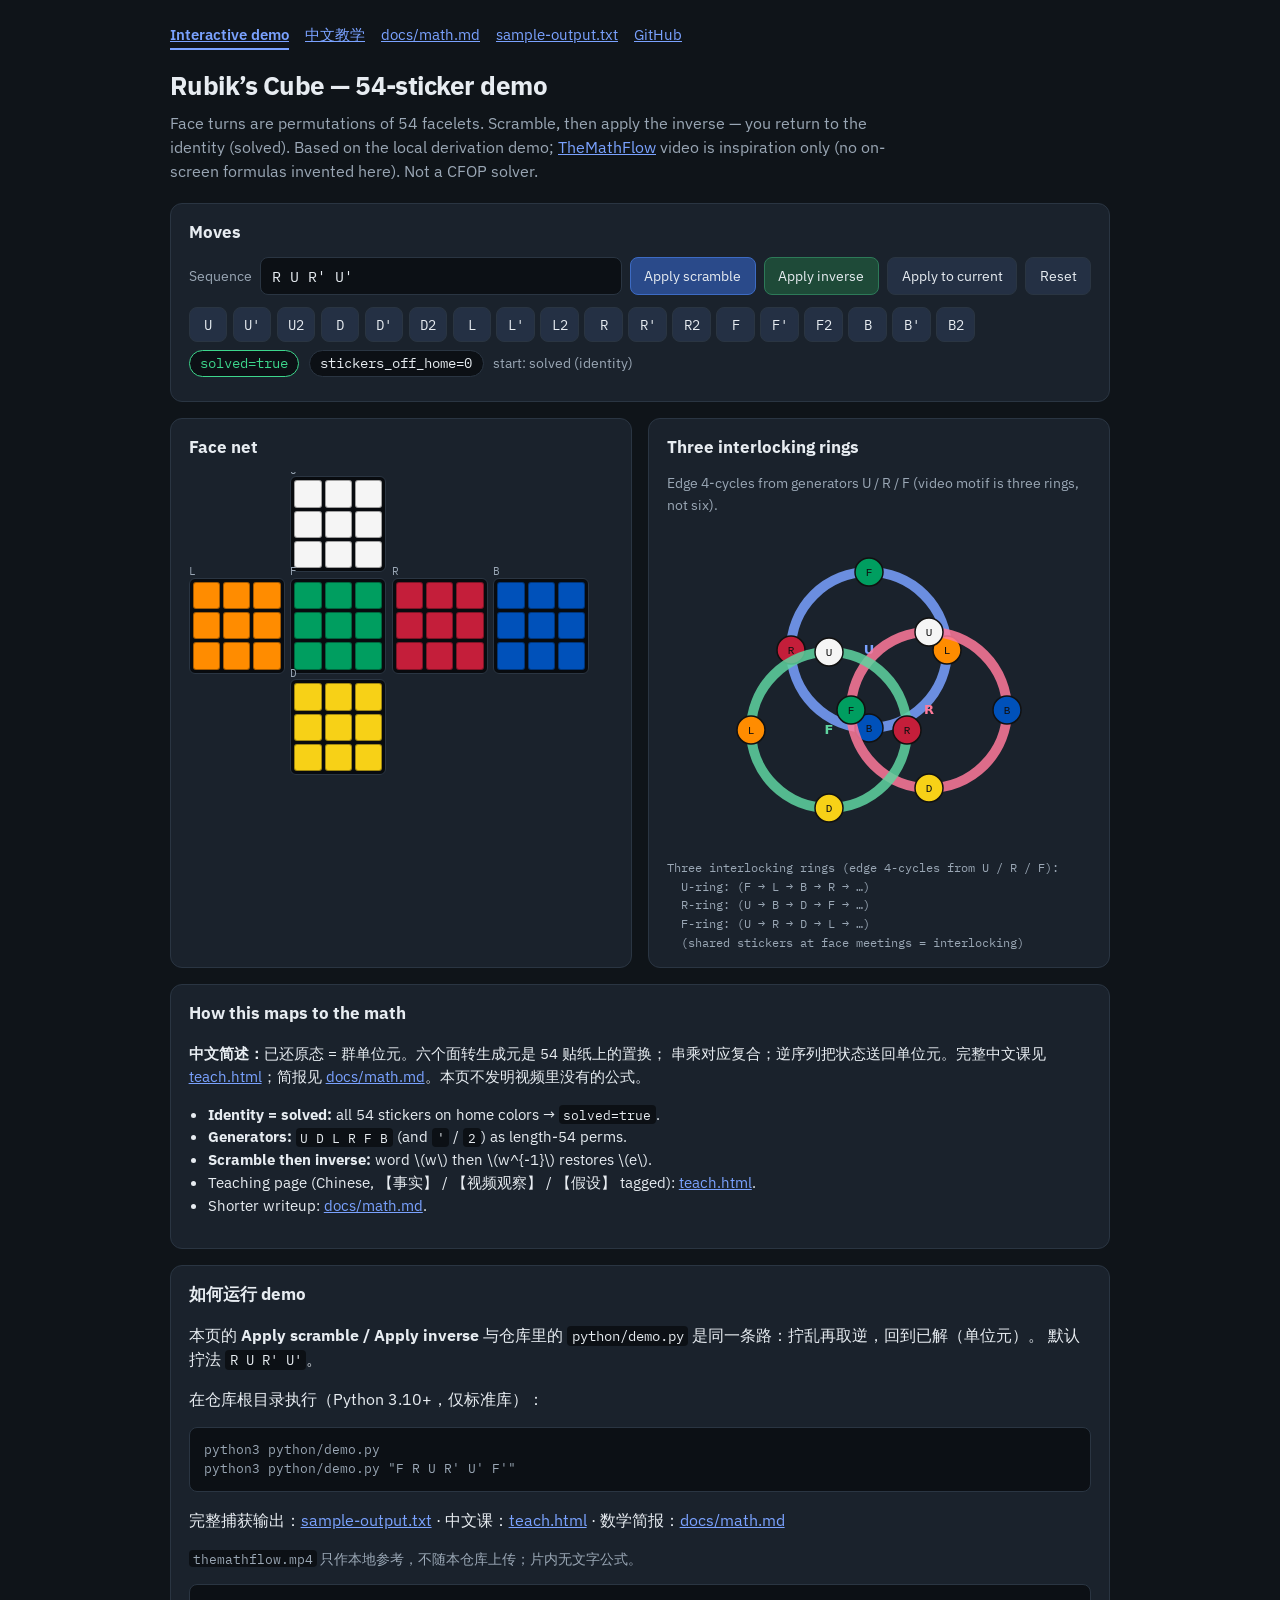
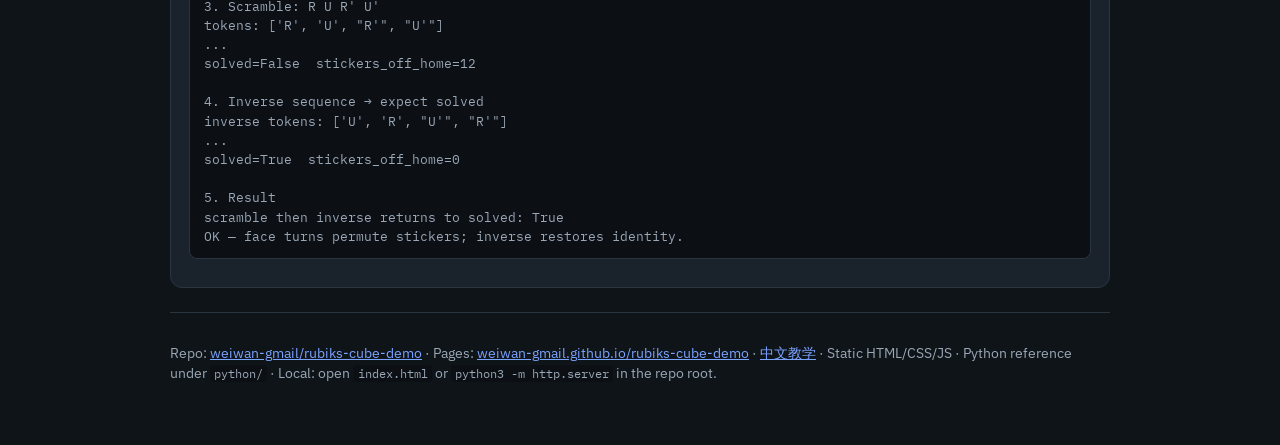
<file: index.html>
<!DOCTYPE html>
<html lang="en">
<head>
  <meta charset="utf-8" />
  <meta name="viewport" content="width=device-width, initial-scale=1" />
  <title>Rubik’s Cube facelet demo</title>
  <link rel="preconnect" href="https://fonts.googleapis.com" />
  <link rel="preconnect" href="https://fonts.gstatic.com" crossorigin />
  <link href="https://fonts.googleapis.com/css2?family=IBM+Plex+Mono:wght@400;500&family=IBM+Plex+Sans:wght@400;600&display=swap" rel="stylesheet" />
  <link rel="stylesheet" href="css/style.css" />
</head>
<body>
  <main>
    <nav class="site-nav" aria-label="Site">
      <a href="index.html" aria-current="page">Interactive demo</a>
      <a href="teach.html">中文教学</a>
      <a href="docs/math.md">docs/math.md</a>
      <a href="sample-output.txt">sample-output.txt</a>
      <a href="https://github.com/weiwan-gmail/rubiks-cube-demo">GitHub</a>
    </nav>
    <header>
      <h1>Rubik’s Cube — 54-sticker demo</h1>
      <p class="sub">
        Face turns are permutations of 54 facelets. Scramble, then apply the inverse —
        you return to the identity (solved). Based on the local derivation demo;
        <a href="https://x.com/TheMathFlow/status/2101154346583154801" rel="noopener">TheMathFlow</a>
        video is inspiration only (no on-screen formulas invented here). Not a CFOP solver.
      </p>
    </header>

    <section class="panel">
      <h2>Moves</h2>
      <div class="controls">
        <label for="sequence">Sequence</label>
        <input id="sequence" type="text" value="R U R' U'" spellcheck="false" autocomplete="off" />
        <button type="button" id="btn-scramble" class="primary">Apply scramble</button>
        <button type="button" id="btn-inverse" class="okish">Apply inverse</button>
        <button type="button" id="btn-apply">Apply to current</button>
        <button type="button" id="btn-reset">Reset</button>
      </div>
      <div class="move-pad" aria-label="Single face turns">
        <button type="button" data-move="U">U</button>
        <button type="button" data-move="U'">U'</button>
        <button type="button" data-move="U2">U2</button>
        <button type="button" data-move="D">D</button>
        <button type="button" data-move="D'">D'</button>
        <button type="button" data-move="D2">D2</button>
        <button type="button" data-move="L">L</button>
        <button type="button" data-move="L'">L'</button>
        <button type="button" data-move="L2">L2</button>
        <button type="button" data-move="R">R</button>
        <button type="button" data-move="R'">R'</button>
        <button type="button" data-move="R2">R2</button>
        <button type="button" data-move="F">F</button>
        <button type="button" data-move="F'">F'</button>
        <button type="button" data-move="F2">F2</button>
        <button type="button" data-move="B">B</button>
        <button type="button" data-move="B'">B'</button>
        <button type="button" data-move="B2">B2</button>
      </div>
      <div id="status"></div>
      <div id="tokens"></div>
      <p id="error" hidden></p>
    </section>

    <div class="layout-2col">
      <section class="panel">
        <h2>Face net</h2>
        <div id="net" aria-live="polite"></div>
      </section>
      <section class="panel">
        <h2>Three interlocking rings</h2>
        <p class="muted" style="margin-top:0">
          Edge 4-cycles from generators U / R / F (video motif is three rings, not six).
        </p>
        <div id="rings-svg"></div>
        <pre id="rings-text"></pre>
      </section>
    </div>

    <section class="panel math">
      <h2>How this maps to the math</h2>
      <p lang="zh-CN">
        <strong>中文简述：</strong>已还原态 = 群单位元。六个面转生成元是 54 贴纸上的置换；
        串乘对应复合；逆序列把状态送回单位元。完整中文课见
        <a href="teach.html">teach.html</a>；简报见
        <a href="docs/math.md">docs/math.md</a>。本页不发明视频里没有的公式。
      </p>
      <ul>
        <li><strong>Identity = solved:</strong> all 54 stickers on home colors → <code>solved=true</code>.</li>
        <li><strong>Generators:</strong> <code>U D L R F B</code> (and <code>'</code> / <code>2</code>) as length-54 perms.</li>
        <li><strong>Scramble then inverse:</strong> word \(w\) then \(w^{-1}\) restores \(e\).</li>
        <li>Teaching page (Chinese, 【事实】 / 【视频观察】 / 【假设】 tagged): <a href="teach.html">teach.html</a>.</li>
        <li>Shorter writeup: <a href="docs/math.md">docs/math.md</a>.</li>
      </ul>
    </section>

    <section class="panel" lang="zh-CN" id="run-demo">
      <h2>如何运行 demo</h2>
      <p>
        本页的 <strong>Apply scramble / Apply inverse</strong> 与仓库里的
        <code>python/demo.py</code> 是同一条路：拧乱再取逆，回到已解（单位元）。
        默认拧法 <code>R U R' U'</code>。
      </p>
      <p>在仓库根目录执行（Python 3.10+，仅标准库）：</p>
      <pre class="run-pre">python3 python/demo.py
python3 python/demo.py "F R U R' U' F'"</pre>
      <p>
        完整捕获输出：<a href="sample-output.txt">sample-output.txt</a>
        · 中文课：<a href="teach.html">teach.html</a>
        · 数学简报：<a href="docs/math.md">docs/math.md</a>
      </p>
      <p class="muted">
        <code>themathflow.mp4</code> 只作本地参考，不随本仓库上传；片内无文字公式。
      </p>
      <pre class="run-pre">3. Scramble: R U R' U'
tokens: ['R', 'U', "R'", "U'"]
...
solved=False  stickers_off_home=12

4. Inverse sequence → expect solved
inverse tokens: ['U', 'R', "U'", "R'"]
...
solved=True  stickers_off_home=0

5. Result
scramble then inverse returns to solved: True
OK — face turns permute stickers; inverse restores identity.</pre>
    </section>

    <footer>
      <p>
        Repo: <a href="https://github.com/weiwan-gmail/rubiks-cube-demo">weiwan-gmail/rubiks-cube-demo</a>
        · Pages: <a href="https://weiwan-gmail.github.io/rubiks-cube-demo/">weiwan-gmail.github.io/rubiks-cube-demo</a>
        · <a href="teach.html">中文教学</a>
        · Static HTML/CSS/JS · Python reference under <code>python/</code>
        · Local: open <code>index.html</code> or <code>python3 -m http.server</code> in the repo root.
      </p>
    </footer>
  </main>
  <script src="js/cube.js"></script>
  <script src="js/app.js"></script>
</body>
</html>
</file>
<file: css/style.css>
:root {
  --bg: #0f1419;
  --panel: #1a222c;
  --text: #e7ecf1;
  --muted: #9aa7b5;
  --accent: #7aa2ff;
  --ok: #3dd68c;
  --no: #ff6b7a;
  --border: #2a3542;
  --font: "IBM Plex Sans", system-ui, sans-serif;
  --mono: "IBM Plex Mono", ui-monospace, monospace;
}

* { box-sizing: border-box; }
html, body {
  margin: 0;
  padding: 0;
  background: var(--bg);
  color: var(--text);
  font-family: var(--font);
  line-height: 1.5;
}
a { color: var(--accent); }
main {
  max-width: 980px;
  margin: 0 auto;
  padding: 1.5rem 1.25rem 3rem;
}
header h1 {
  margin: 0 0 0.35rem;
  font-size: 1.65rem;
  letter-spacing: -0.02em;
}
.site-nav {
  display: flex;
  flex-wrap: wrap;
  gap: 0.35rem 1rem;
  margin: 0 0 1rem;
  font-size: 0.92rem;
}
.site-nav a[aria-current="page"] {
  font-weight: 600;
  border-bottom: 2px solid var(--accent);
  padding-bottom: 0.1rem;
}
header .sub {
  color: var(--muted);
  margin: 0 0 1.25rem;
  max-width: 46rem;
}
.panel {
  background: var(--panel);
  border: 1px solid var(--border);
  border-radius: 12px;
  padding: 1rem 1.1rem;
  margin-bottom: 1rem;
}
.panel h2 {
  margin: 0 0 0.75rem;
  font-size: 1.05rem;
}
.controls {
  display: flex;
  flex-wrap: wrap;
  gap: 0.5rem;
  align-items: center;
  margin-bottom: 0.75rem;
}
label { font-size: 0.9rem; color: var(--muted); }
input[type="text"] {
  flex: 1 1 220px;
  min-width: 180px;
  background: #0c1015;
  border: 1px solid var(--border);
  color: var(--text);
  border-radius: 8px;
  padding: 0.5rem 0.7rem;
  font-family: var(--mono);
  font-size: 0.95rem;
}
button {
  background: #243044;
  color: var(--text);
  border: 1px solid var(--border);
  border-radius: 8px;
  padding: 0.45rem 0.85rem;
  cursor: pointer;
  font: inherit;
  font-size: 0.9rem;
}
button:hover { border-color: var(--accent); }
button.primary {
  background: #2a4a8a;
  border-color: #3d6bc4;
}
button.okish {
  background: #1e4a38;
  border-color: #2d7a58;
}
.move-pad {
  display: flex;
  flex-wrap: wrap;
  gap: 0.35rem;
  margin-top: 0.5rem;
}
.move-pad button {
  font-family: var(--mono);
  min-width: 2.4rem;
  padding: 0.35rem 0.5rem;
}
#status { margin: 0.5rem 0; }
.pill {
  display: inline-block;
  font-family: var(--mono);
  font-size: 0.85rem;
  background: #0c1015;
  border: 1px solid var(--border);
  border-radius: 999px;
  padding: 0.15rem 0.65rem;
  margin-right: 0.35rem;
}
.pill.ok { border-color: var(--ok); color: var(--ok); }
.pill.no { border-color: var(--no); color: var(--no); }
.muted { color: var(--muted); font-size: 0.9rem; }
#tokens {
  font-family: var(--mono);
  font-size: 0.82rem;
  color: var(--muted);
  word-break: break-word;
}
#error {
  color: var(--no);
  font-family: var(--mono);
  font-size: 0.85rem;
  margin: 0.4rem 0 0;
}
#net {
  display: flex;
  flex-direction: column;
  gap: 0.35rem;
  align-items: flex-start;
  overflow-x: auto;
  padding: 0.25rem 0;
}
.net-row {
  display: flex;
  gap: 0.35rem;
}
.face {
  position: relative;
  width: 96px;
  flex: 0 0 96px;
}
.face-empty { width: 96px; height: 96px; visibility: hidden; }
.face-label {
  position: absolute;
  top: -0.9rem;
  left: 0;
  font-size: 0.7rem;
  color: var(--muted);
  font-family: var(--mono);
}
.grid {
  display: grid;
  grid-template-columns: repeat(3, 1fr);
  gap: 3px;
  width: 96px;
  height: 96px;
  background: #080b0f;
  padding: 3px;
  border-radius: 6px;
  border: 1px solid var(--border);
}
.cell {
  border-radius: 3px;
  border: 1px solid rgba(0,0,0,0.35);
}
.layout-2col {
  display: grid;
  grid-template-columns: 1fr 1fr;
  gap: 1rem;
}
@media (max-width: 760px) {
  .layout-2col { grid-template-columns: 1fr; }
}
#rings-svg { display: flex; justify-content: center; }
#rings-text {
  font-family: var(--mono);
  font-size: 0.78rem;
  color: var(--muted);
  white-space: pre-wrap;
  margin: 0.5rem 0 0;
}
.math {
  font-size: 0.95rem;
}
.math ul { padding-left: 1.2rem; }
.math code, footer code, #run-demo code {
  font-family: var(--mono);
  font-size: 0.88em;
  background: #0c1015;
  padding: 0.05em 0.35em;
  border-radius: 4px;
}
.run-pre {
  font-family: var(--mono);
  font-size: 0.8rem;
  background: #0c1015;
  border: 1px solid var(--border);
  border-radius: 8px;
  padding: 0.75rem 0.9rem;
  overflow-x: auto;
  white-space: pre-wrap;
  color: var(--muted);
  margin: 0.5rem 0 0.75rem;
}
footer {
  margin-top: 1.5rem;
  color: var(--muted);
  font-size: 0.85rem;
  border-top: 1px solid var(--border);
  padding-top: 1rem;
}
</file>
